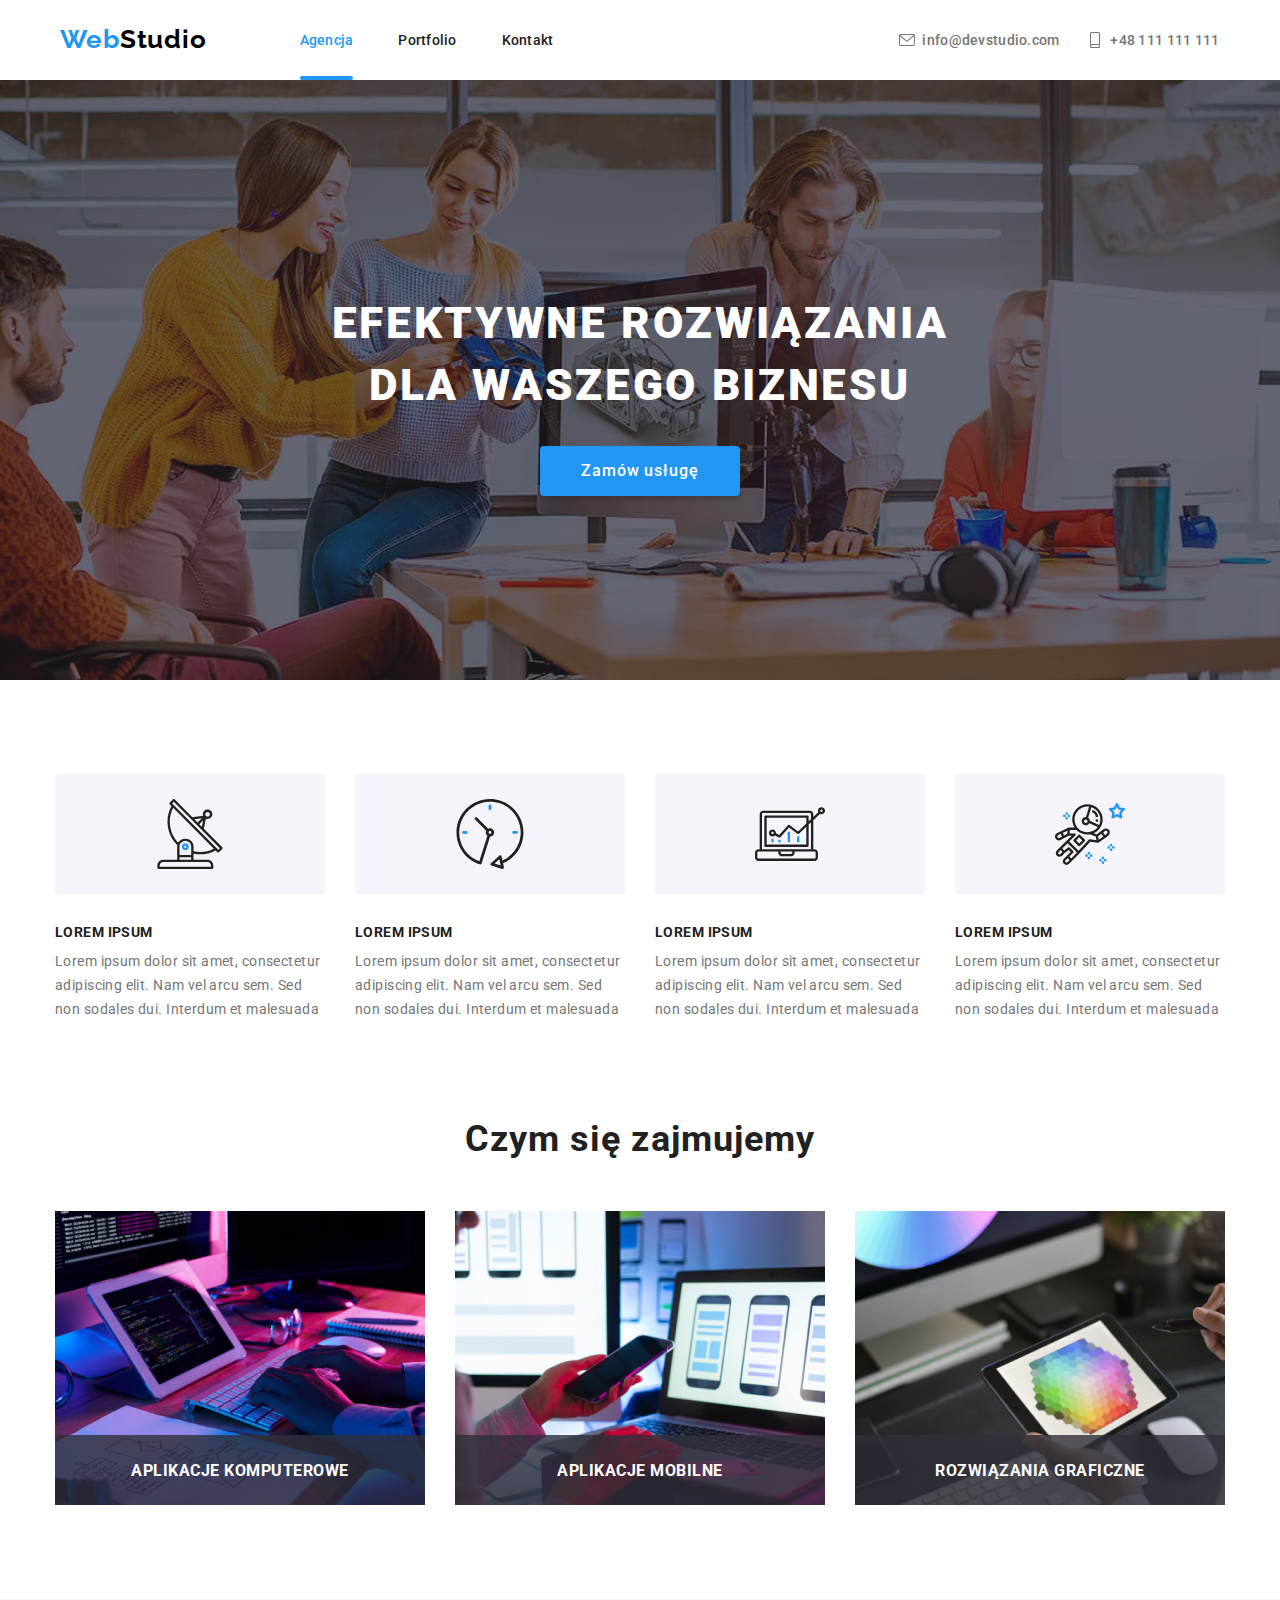
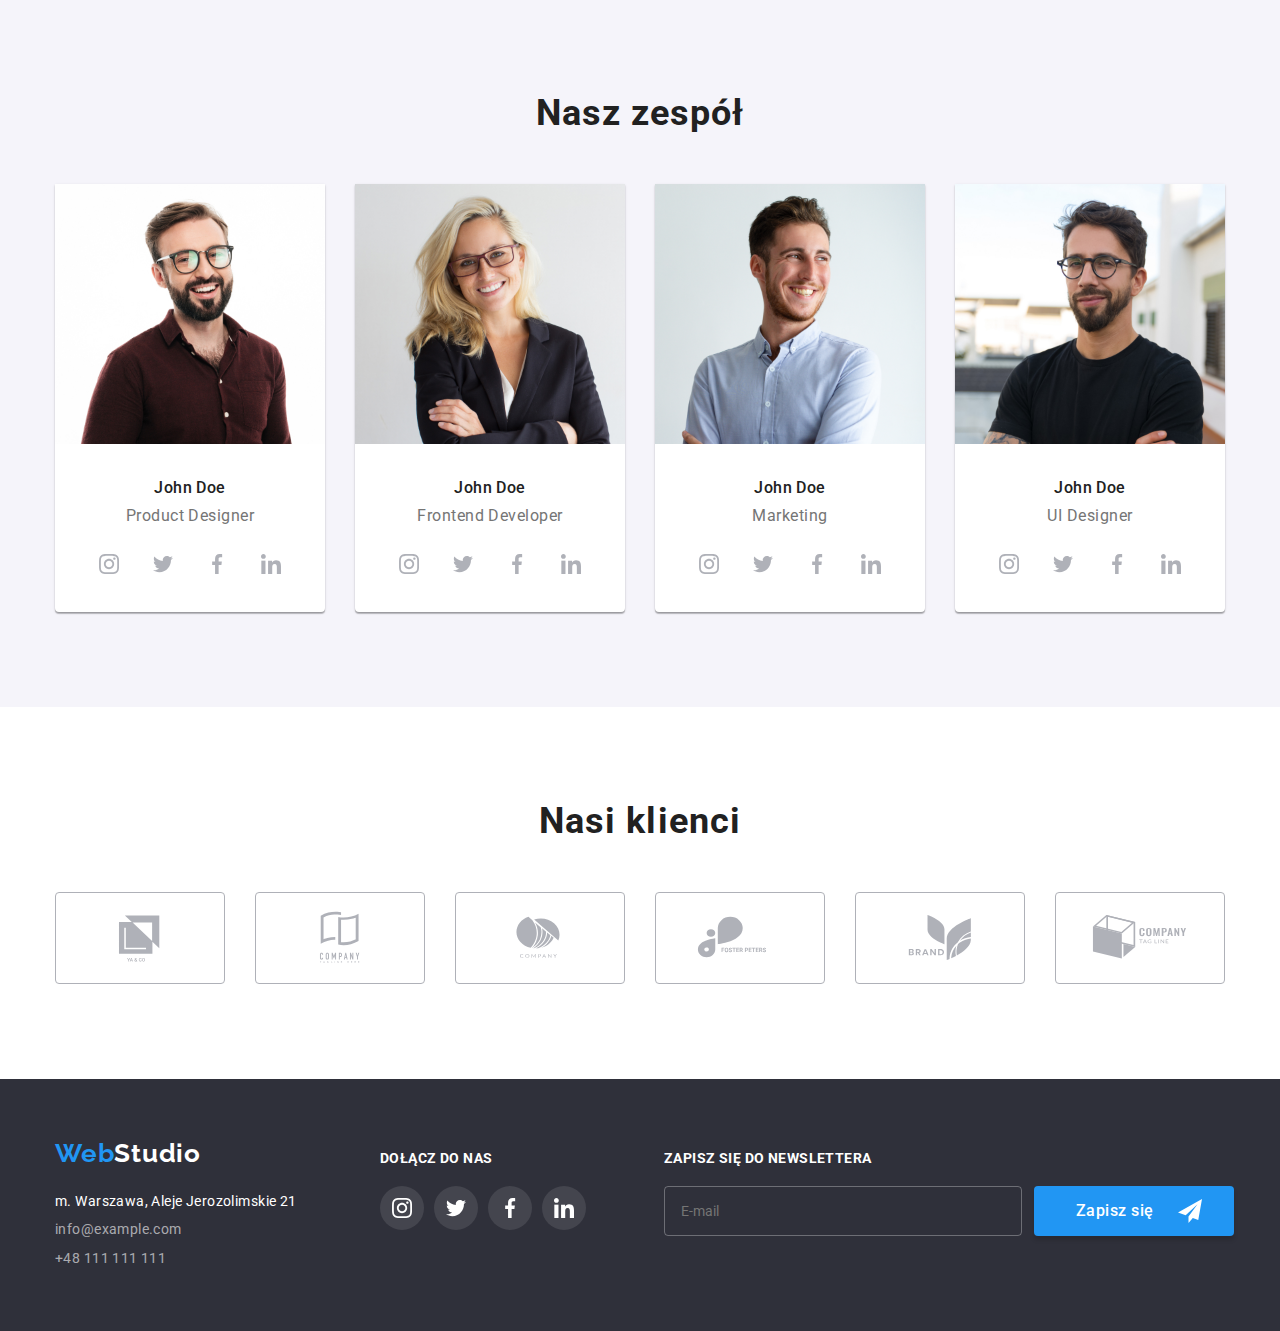
<file: index.html>
<!DOCTYPE html>
<html lang="pl">
<head>
    <meta charset="UTF-8">
    <meta http-equiv="X-UA-Compatible" content="IE=edge">
    <meta name="viewport" content="width=device-width, initial-scale=1.0">
    <title>Studio</title>
    <link rel="stylesheet" href="https://cdnjs.cloudflare.com/ajax/libs/modern-normalize/1.0.0/modern-normalize.min.css"/>
    <link rel="stylesheet" href="css/main.min.css"/>
    <link href="https://fonts.googleapis.com/css2?family=Raleway:wght@700&family=Roboto:wght@400;500;700;900&display=swap"
        rel="stylesheet">
        <style>
            html {
                font-family: 'Raleway', sans-serif;
                font-family: 'Roboto', sans-serif;
            }
        </style>
</head>
<body>
    <header class="header">
        <div class="container">
            <div class="menu">
                <a class="logo" href="index.html"><span class="logo__web">Web</span>Studio</a>
                <nav class="nav">
                    <a class="nav__agency--active" href="index.html">Agencja</a>
                    <a class="nav__portfolio" href="portfolio.html">Portfolio</a>
                    <a class="nav__contact" href="#kontakt">Kontakt</a>
                </nav>    
                <div class="email-menu">
                    <svg class="email-menu__icon" width="16" height="12">
                        <use href="./images/icons.svg#icon-envelope"></use>
                    </svg>
                    info@devstudio.com</div>
                <div class="tel-menu">
                    <svg class="tel-menu__icon" width="10" height="16">
                        <use href="./images/icons.svg#icon-smartphone"></use>
                    </svg>
                    +48 111 111 111</div>
            </div>
        </div>    
    </header>
    <main>
        <div class="effect">
            <div class="container">
                <div class="effective">
                    <h1 class="effective__text">efektywne rozwiązania dla waszego biznesu</h1>
                    <button class="effective__button" type="button" data-modal-open>Zamów usługę</button>
                </div>    
            </div>    
        </div>
        <div class="adv">
            <div class="container"> 
                <ul class="advantages-table">
                    <li class="advantages-table__list">
                        <div class="advantages-table__list--icon">
                            <svg width="70" height="70">
                                <use href="./images/icons.svg#icon-antenna"></use>
                            </svg>
                        </div>
                        <h4 class="advantages-table__list--head">Lorem ipsum</h4>
                        <p class="advantages-table__list--text">Lorem ipsum dolor sit amet, consectetur adipiscing elit. Nam vel arcu sem. Sed non sodales dui. Interdum et malesuada</p>
                    </li>
                    <li class="advantages-table__list">
                        <div class="advantages-table__list--icon">
                            <svg width="70" height="70">
                                <use href="./images/icons.svg#icon-clock"></use>
                            </svg>
                        </div>
                        <h4 class="advantages-table__list--head">Lorem ipsum</h4>
                        <p class="advantages-table__list--text">Lorem ipsum dolor sit amet, consectetur adipiscing elit. Nam vel arcu sem. Sed non sodales dui. Interdum et malesuada</p>
                    </li>
                    <li class="advantages-table__list">
                        <div class="advantages-table__list--icon">
                            <svg width="70" height="70">
                                <use href="./images/icons.svg#icon-diagram"></use>
                            </svg>
                        </div>
                        <h4 class="advantages-table__list--head">Lorem ipsum</h4>
                        <p class="advantages-table__list--text">Lorem ipsum dolor sit amet, consectetur adipiscing elit. Nam vel arcu sem. Sed non sodales dui. Interdum et malesuada</p>
                    </li>
                    <li class="advantages-table__list">
                        <div class="advantages-table__list--icon">
                            <svg width="70" height="70">
                                <use href="./images/icons.svg#icon-astronaut"></use>
                            </svg>
                        </div>
                        <h4 class="advantages-table__list--head">Lorem ipsum</h4>
                        <p class="advantages-table__list--text">Lorem ipsum dolor sit amet, consectetur adipiscing elit. Nam vel arcu sem. Sed non sodales dui. Interdum et malesuada</p>
                    </li>
                </ul>
            </div>
        </div>
        <div class="activ">
            <div class="container">
                <section class="activities">
                    <h2 class="activities__head">Czym się zajmujemy</h2>
                    <div class="activities-example">
                        <div class="activities-example__box">
                            <img 
                            src="images/1.jpg"
                            alt="Dłonie programisty w trakcie pisania kodu html w oparciu o lezące obok materiały"
                            width="370"
                            height="294"/>
                            <p class="activities-example__box-text">aplikacje komputerowe</p>
                        </div>
                        <div class="activities-example__box">
                            <img
                            src="images/2.jpg"
                            alt="Programista tworzy układ apliakcji mobilnej"
                            width="370"
                            height="294"/>
                            <p class="activities-example__box-text">aplikacje mobilne</p>
                        </div>
                        <div class="activities-example__box">
                            <img 
                            src="images/3.jpg"
                            alt="Programista lub grafik dobiera paletę kolorów, która ma być uzyta do projektu"
                            width="370"
                            height="294"/>
                            <p class="activities-example__box-text">rozwiązania graficzne</p>
                        </div>
                    </div>
                </section>
            </div>   
        </div>     
        <div class="team">
            <div class="container">
                <section class="our-team">
                    <h2 class="our-team__head">Nasz zespół</h2>
                    <ul class="our-team__table">
                        <li class="our-team__table-box">
                            <img
                                src="images/4.jpg"
                                alt="Jedna z osób z naszego zespołu"
                                width="270"
                                height="260"/>
                            <p class="our-team__table-box-name">John Doe</p>
                            <p class="our-team__table-box-position">Product Designer</p>
                            <div class="social-icon">
                                <div class="social-icon--background">
                                    <svg class="social-icon__instagram" width="20" height="20">
                                        <use href="./images/icons.svg#icon-instagram"></use>
                                    </svg>
                                </div>
                                <div class="social-icon--background">
                                    <svg class="social-icon__twitter" width="20" height="20">
                                        <use href="./images/icons.svg#icon-twitter"></use>
                                    </svg>
                                </div>
                                <div class="social-icon--background">
                                    <svg class="social-icon__facebook" width="20" height="20">
                                        <use href="./images/icons.svg#icon-facebook"></use>
                                    </svg>
                                </div>
                                <div class="social-icon--background">
                                    <svg class="social-icon__linkedin" width="20" height="20">
                                        <use href="./images/icons.svg#icon-linkedin"></use>
                                    </svg>
                                </div>
                            </div>
                        </li>
                        <li class="our-team__table-box">
                            <img
                                src="images/5.jpg"
                                alt="Jedna z osób z naszego zespołu"
                                width="270"
                                height="260"/>
                            <p class="our-team__table-box-name">John Doe</p>
                            <p class="our-team__table-box-position">Frontend Developer</p>
                            <div class="social-icon">
                                <div class="social-icon--background">
                                    <svg class="social-icon__instagram" width="20" height="20">
                                        <use href="./images/icons.svg#icon-instagram"></use>
                                    </svg>
                                </div>
                                <div class="social-icon--background">
                                    <svg class="social-icon__twitter" width="20" height="20">
                                        <use href="./images/icons.svg#icon-twitter"></use>
                                    </svg>
                                </div>
                                <div class="social-icon--background">
                                    <svg class="social-icon__facebook" width="20" height="20">
                                        <use href="./images/icons.svg#icon-facebook"></use>
                                    </svg>
                                </div>
                                <div class="social-icon--background">
                                    <svg class="social-icon__linkedin" width="20" height="20">
                                        <use href="./images/icons.svg#icon-linkedin"></use>
                                    </svg>
                                </div>
                            </div>
                        </li>
                        <li class="our-team__table-box">
                            <img
                                src="images/6.jpg"
                                alt="Jedna z osób z naszego zespołu"
                                width="270"
                                height="260"/>
                            <p class="our-team__table-box-name">John Doe</p>
                            <p class="our-team__table-box-position">Marketing</p>
                            <div class="social-icon">
                                <div class="social-icon--background">
                                    <svg class="social-icon__instagram" width="20" height="20">
                                        <use href="./images/icons.svg#icon-instagram"></use>
                                    </svg>
                                </div>
                                <div class="social-icon--background">
                                    <svg class="social-icon__twitter" width="20" height="20">
                                        <use href="./images/icons.svg#icon-twitter"></use>
                                    </svg>
                                </div>
                                <div class="social-icon--background">
                                    <svg class="social-icon__facebook" width="20" height="20">
                                        <use href="./images/icons.svg#icon-facebook"></use>
                                    </svg>
                                </div>
                                <div class="social-icon--background">
                                    <svg class="social-icon__linkedin" width="20" height="20">
                                        <use href="./images/icons.svg#icon-linkedin"></use>
                                    </svg>
                                </div>
                            </div>
                        </li>
                        <li class="our-team__table-box">
                            <img
                                src="images/7.jpg"
                                alt="Jedna z osób z naszego zespołu"
                                width="270"
                                height="260"/>
                            <p class="our-team__table-box-name">John Doe</p>
                            <p class="our-team__table-box-position">UI Designer</p>
                            <div class="social-icon">
                                <div class="social-icon--background">
                                    <svg class="social-icon__instagram" width="20" height="20">
                                        <use href="./images/icons.svg#icon-instagram"></use>
                                    </svg>
                                </div>
                                <div class="social-icon--background">
                                    <svg class="social-icon__twitter" width="20" height="20">
                                        <use href="./images/icons.svg#icon-twitter"></use>
                                    </svg>
                                </div>
                                <div class="social-icon--background">
                                    <svg class="social-icon__facebook" width="20" height="20">
                                        <use href="./images/icons.svg#icon-facebook"></use>
                                    </svg>
                                </div>
                                <div class="social-icon--background">
                                    <svg class="social-icon__linkedin" width="20" height="20">
                                        <use href="./images/icons.svg#icon-linkedin"></use>
                                    </svg>
                                </div>
                            </div>
                        </li>
                    </ul>
                </section>
            </div>
        </div>
        <div class="customer">
            <div class="container">
                <div class="our-customer">
                    <h2 class="our-customer__head">Nasi klienci</h2>
                    <ul class="our-customer__list">
                        <li class="our-customer__list-box">
                            <svg class="our-customer__list-box-icon" width="106" height="60">
                                <use href="./images/icons.svg#icon-Logo1"></use>
                            </svg>
                        </li>
                        <li class="our-customer__list-box">
                            <svg class="our-customer__list-box-icon" width="106" height="60">
                                <use href="./images/icons.svg#icon-Logo2"></use>
                            </svg>
                        </li>
                        <li class="our-customer__list-box">
                            <svg class="our-customer__list-box-icon" width="106" height="60">
                                <use href="./images/icons.svg#icon-Logo3"></use>
                            </svg>
                        </li>
                        <li class="our-customer__list-box">
                            <svg class="our-customer__list-box-icon" width="106" height="60">
                                <use href="./images/icons.svg#icon-Logo4"></use>
                            </svg>
                        </li>
                        <li class="our-customer__list-box">
                            <svg class="our-customer__list-box-icon" width="106" height="60">
                                <use href="./images/icons.svg#icon-Logo5"></use>
                            </svg>
                        </li>
                        <li class="our-customer__list-box">
                            <svg class="our-customer__list-box-icon" width="106" height="60">
                                <use href="./images/icons.svg#icon-Logo6"></use>
                            </svg>
                        </li>
                    </ul>
                </div>
            </div>
        </div>
    </main>
    <footer class="foot">
        <div class="container">
            <div class="footer">
                <div>
                    <div><a class="logo" href="index.html"><span class="logo__web">Web</span><span class="logo__studio--footer">Studio</span></a></div>
                    <div>
                        <address class="adress" id="kontakt">
                            <span class="adress__adres--footer">m. Warszawa, Aleje Jerozolimskie 21</span>
                            <span class="adress__mail--footer">info@example.com</span>
                            <span class="adress__tel--footer">+48 111 111 111</span>
                        </address>
                    </div>
                </div>
                <div class="join-us-footer">
                    dołącz do nas
                    <div class="social-icons-footer">
                        <div class="social-icons-footer--background">
                            <svg class="social-icons-footer__instagram" width="20" height="20">
                                <use href="./images/icons.svg#icon-instagram"></use>
                            </svg>
                        </div>
                        <div class="social-icons-footer--background">
                            <svg class="social-icons-footer__twitter" width="20" height="20">
                                <use href="./images/icons.svg#icon-twitter"></use>
                            </svg>
                        </div>
                        <div class="social-icons-footer--background">
                            <svg class="social-icons-footer__facebook" width="20" height="20">
                                <use href="./images/icons.svg#icon-facebook"></use>
                            </svg>
                        </div>
                        <div class="social-icons-footer--background">
                            <svg class="social-icons-footer__linkedin" width="20" height="20">
                                <use href="./images/icons.svg#icon-linkedin"></use>
                            </svg>
                        </div>
                    </div>
                </div>
                <div class="sign-up">
                    zapisz się do newslettera
                    <form class="newsletter">
                        <label>
                            <input class="newsletter__email" type="email" name="email-newsletter" placeholder="E-mail" />
                        </label>
                        <button class="newsletter__button" type="submit">Zapisz się
                            <svg class="newsletter__button--icon-send" width="24" height="24">
                            <use href="./images/icons.svg#icon-send"></use>
                            </svg></button>
                    </form>
                </div>
            </div>    
        </div>    
    </footer>
    <div class="backdrop is-hidden" data-modal>
        <div class="modal">
            <button type="button" class="modal__button-close" data-modal-close>
                <svg class="modal__button-close-icon" width="18" height="18">
                    <use href="./images/icons.svg#icon-close-black"></use>
                </svg>
            </button>
            <div class="modal__title">Zostaw swoje dane w formularzu poniżej</div>
            <form class="form">
                <label class="form-label">Imię
                    <div class="form-label__input">
                        <svg class="form-label__input-icon-person" width="18" height="18">
                            <use href="./images/icons.svg#icon-person-black"></use>
                        </svg>
                        <input class="form-label__input-text-area" type="name" name="name" />
                    </div>
                </label>
                <label class="form-label">Telefon
                    <div class="form-label__input">
                        <svg class="form-label__input-icon-phone" width="18" height="18">
                            <use href="./images/icons.svg#icon-phone-black"></use>
                        </svg>
                        <input class="form-label__input-text-area" type="name" name="name" />
                    </div>
                </label>
                <label class="form-label">Email
                    <div class="form-label__input">
                        <svg class="form-label__input-icon-email" width="18" height="18">
                            <use href="./images/icons.svg#icon-email-black"></use>
                        </svg>
                        <input class="form-label__input-text-area" type="name" name="name" />
                    </div>
                </label>
                <label class="form-label">Komentarz
                    <div class="form-label__input2">
                        <textarea class="form-label__input-text-area2" type="text" name="komentarz" placeholder="Wprowadź tekst"></textarea>
                    </div>
                </label>
                <div class="statement">
                    <input class="statement__checkbox visually-hidden" type="checkbox" name="oświadczenie" id="oświadczenie" />
                    <label class="statement__text" for="oświadczenie">
                        Oświadczam iż akceptuję <span class="statement__text--underline">Regulamin</span>
                        i <span class="statement__text--underline">Politykę Prywatności</span>.
                    </label>
                </div>
                <button class="form__button" type="submit">Wyślij</button>
            </form>        
        </div>
    </div>
    <script src="js/modal.js"></script>
</body>
</html>
</file>
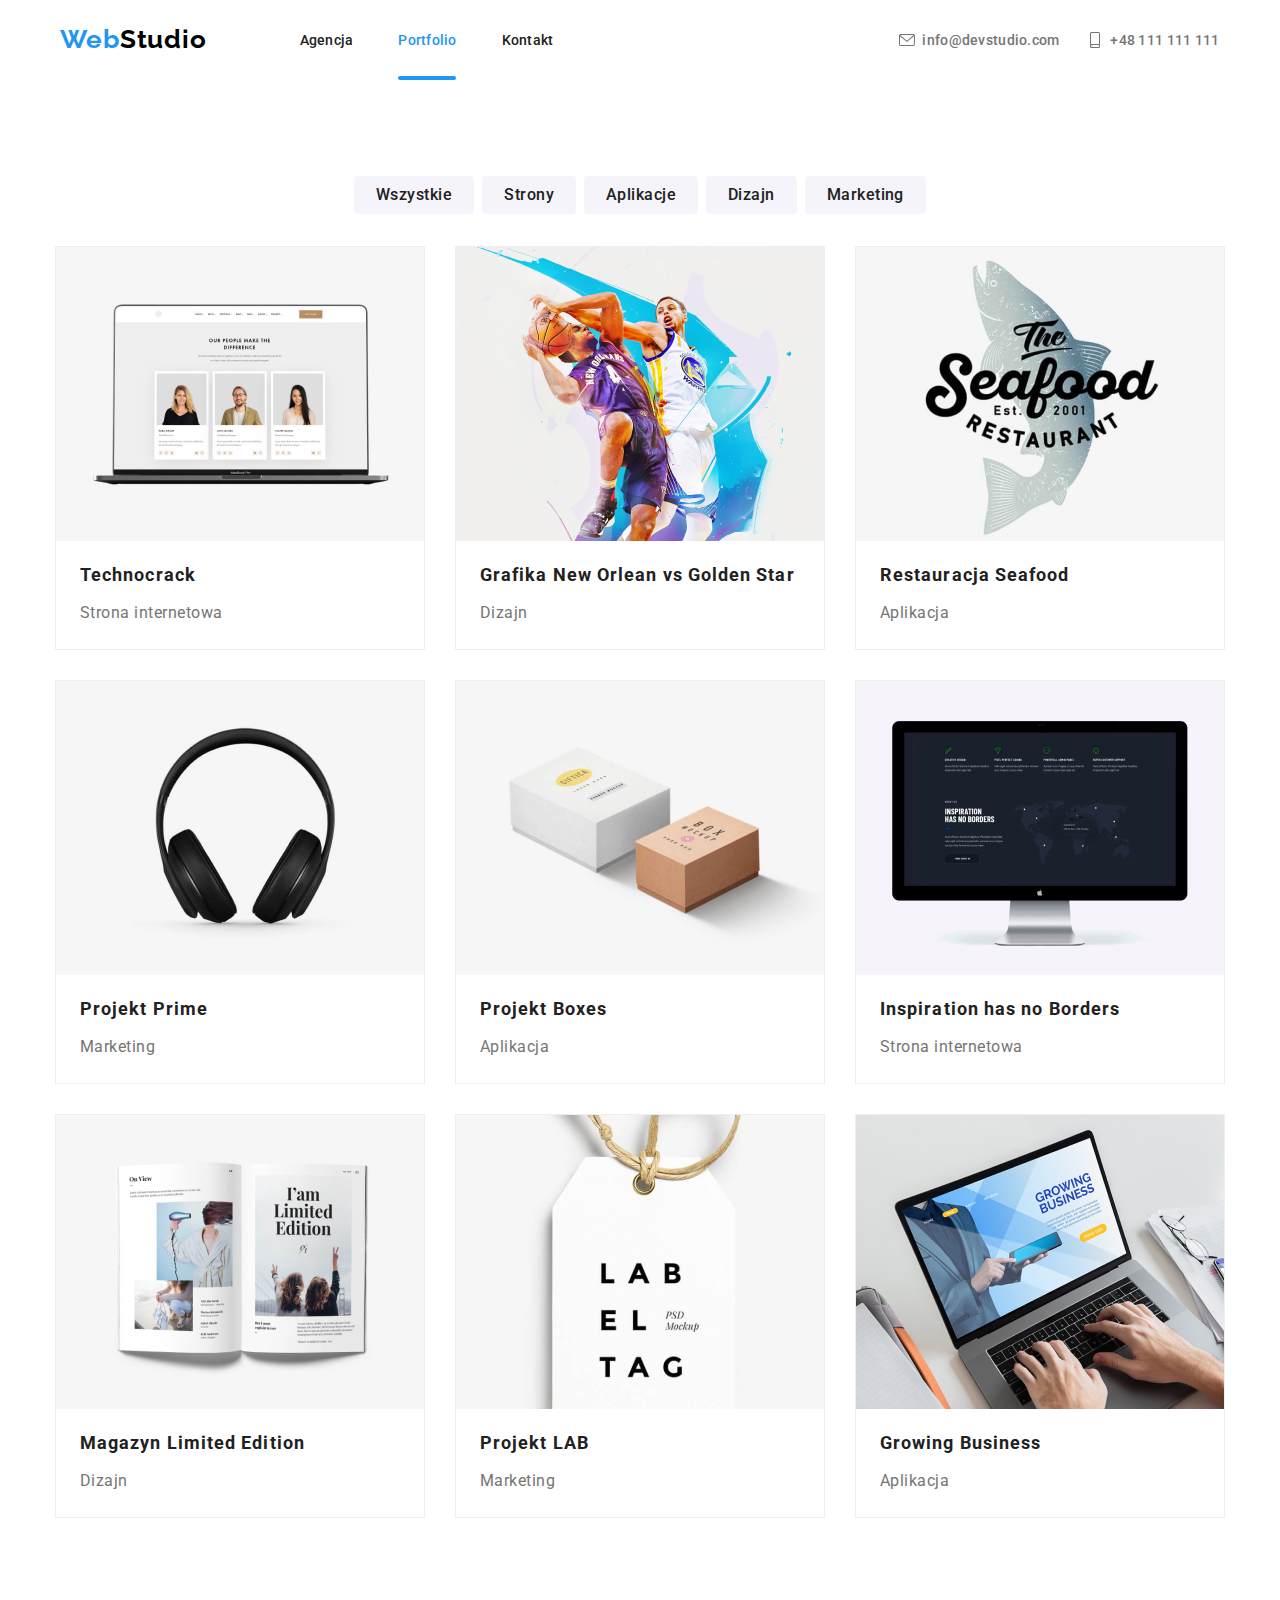
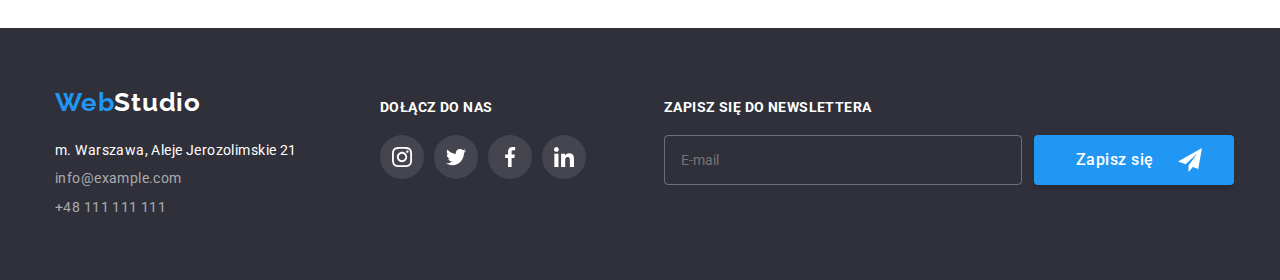
<file: portfolio.html>
<!DOCTYPE html>
<html lang="pl">
<head>
    <meta charset="UTF-8">
    <meta http-equiv="X-UA-Compatible" content="IE=edge">
    <meta name="viewport" content="width=device-width, initial-scale=1.0">
    <title>Portfolio</title>
    <link rel="stylesheet" href="https://cdnjs.cloudflare.com/ajax/libs/modern-normalize/1.0.0/modern-normalize.min.css" />
    <link rel="stylesheet" href="css/main.min.css"/>
    <link href="https://fonts.googleapis.com/css2?family=Raleway:wght@700&family=Roboto:wght@400;500;700;900&display=swap"
        rel="stylesheet">
        <style>
            html {
                font-family: 'Raleway', sans-serif;
                font-family: 'Roboto', sans-serif;
            }
        </style>
</head>
<body>
    <header class="header">
        <div class="container">
            <div class="menu">
                <a class="logo" href="index.html"><span class="logo__web">Web</span>Studio</a>
                <nav class="nav">
                    <a class="nav__agency" href="index.html">Agencja</a>
                    <a class="nav__portfolio--active" href="portfolio.html">Portfolio</a>
                    <a class="nav__contact" href="#kontakt">Kontakt</a>
                </nav>
                <div class="email-menu">
                    <svg class="email-menu__icon" width="16" height="12">
                        <use href="./images/icons.svg#icon-envelope"></use>
                    </svg>
                    info@devstudio.com
                </div>
                <div class="tel-menu">
                    <svg class="tel-menu__icon" width="10" height="16">
                        <use href="./images/icons.svg#icon-smartphone"></use>
                    </svg>
                    +48 111 111 111
                </div>
            </div>
        </div>
    </header>
    <main>
        <div class="portfolio-page">
            <div class="container">
                <div class="portfolio-list">
                    <ul class="portfolio-buttons">
                        <li><button class="portfolio-buttons__button" type="button">Wszystkie</button></li>
                        <li><button class="portfolio-buttons__button" type="button">Strony</button></li>
                        <li><button class="portfolio-buttons__button" type="button">Aplikacje</button></li>
                        <li><button class="portfolio-buttons__button" type="button">Dizajn</button></li>
                        <li><button class="portfolio-buttons__button" type="button">Marketing</button></li>
                    </ul>    
                    <ul class="portfolio-projects">
                        <li class="portfolio-projects-container">
                            <div class="portfolio-projects-container__box">
                                <img 
                                    src="images/Portfolio/1.jpg"
                                    alt="Strona internetowa Technocrack na ekranie laptopa"
                                    width="370"
                                    height="294"/>
                                <div class="portfolio-projects-container__box--overlay">
                                    Technocrack jest popularną platformą wykorzystywaną do rozpowszechniania koronawirusa. Firmy wykorzystują tę
                                    platformę
                                    do celów szpiegowskich i ataków na niezabezpieczone serwery konkurencji
                                </div>
                            </div>
                            <p class="portfolio-projects-container__title">Technocrack</p>
                            <p class="portfolio-projects-container__text">Strona internetowa</p>
                        </li>
                        <li class="portfolio-projects-container">
                            <div class="portfolio-projects-container__box">
                                <img
                                    src="images/Portfolio/2.jpg"
                                    alt="Grafika przedstawiająca dwóch koszykarzy druzyn New Orlean i Golden Star"
                                    width="370"
                                    height="294"/>
                                <div class="portfolio-projects-container__box--overlay">
                                    Technocrack jest popularną platformą wykorzystywaną do rozpowszechniania koronawirusa. Firmy wykorzystują tę
                                    platformę
                                    do celów szpiegowskich i ataków na niezabezpieczone serwery konkurencji
                                </div>
                            </div>
                            <p class="portfolio-projects-container__title">Grafika New Orlean vs Golden Star</p>
                            <p class="portfolio-projects-container__text">Dizajn</p>
                        </li>
                        <li class="portfolio-projects-container">
                            <div class="portfolio-projects-container__box">
                                <img
                                    src="images/Portfolio/3.jpg"
                                    alt="Logo restauracji Seafood"
                                    width="370"
                                    height="294"/>
                                <div class="portfolio-projects-container__box--overlay">
                                    Technocrack jest popularną platformą wykorzystywaną do rozpowszechniania koronawirusa. Firmy wykorzystują tę
                                    platformę
                                    do celów szpiegowskich i ataków na niezabezpieczone serwery konkurencji
                                </div>
                            </div>
                            <p class="portfolio-projects-container__title">Restauracja Seafood</p>
                            <p class="portfolio-projects-container__text">Aplikacja</p>
                        </li>
                        <li class="portfolio-projects-container">
                            <div class="portfolio-projects-container__box">
                                <img
                                    src="images/Portfolio/4.jpg"
                                    ale="słuchawki nauszne"
                                    width="370"
                                    height="294"/>
                                <div class="portfolio-projects-container__box--overlay">
                                    Technocrack jest popularną platformą wykorzystywaną do rozpowszechniania koronawirusa. Firmy wykorzystują tę
                                    platformę
                                    do celów szpiegowskich i ataków na niezabezpieczone serwery konkurencji
                                </div>
                            </div>
                            <p class="portfolio-projects-container__title">Projekt Prime</p>
                            <p class="portfolio-projects-container__text">Marketing</p>
                        </li>
                        <li class="portfolio-projects-container">
                            <div class="portfolio-projects-container__box">
                                <img
                                    src="images/Portfolio/5.jpg"
                                    alt="dwa opakowania"
                                    width="370"
                                    height="294"/>
                                <div class="portfolio-projects-container__box--overlay">
                                    Technocrack jest popularną platformą wykorzystywaną do rozpowszechniania koronawirusa. Firmy wykorzystują tę
                                    platformę
                                    do celów szpiegowskich i ataków na niezabezpieczone serwery konkurencji
                                </div>
                            </div>
                            <p class="portfolio-projects-container__title">Projekt Boxes</p>
                            <p class="portfolio-projects-container__text">Aplikacja</p>
                        </li>
                        <li class="portfolio-projects-container">
                            <div class="portfolio-projects-container__box">
                                <img
                                    src="images/Portfolio/6.jpg"
                                    ale="Strona internetowa Inspiration has no Borders na ekranie komputera"
                                    width="370"
                                    height="294"/>
                                <div class="portfolio-projects-container__box--overlay">
                                    Technocrack jest popularną platformą wykorzystywaną do rozpowszechniania koronawirusa. Firmy wykorzystują tę
                                    platformę
                                    do celów szpiegowskich i ataków na niezabezpieczone serwery konkurencji
                                </div>
                            </div>
                            <p class="portfolio-projects-container__title">Inspiration has no Borders</p>
                            <p class="portfolio-projects-container__text">Strona internetowa</p>
                        </li>
                        <li class="portfolio-projects-container">
                            <div class="portfolio-projects-container__box">
                                <img
                                    src="images/Portfolio/7.jpg"
                                    alt="przykład projektu graficznego na otwartej stronie magazynu Limited Edition"
                                    width="370"
                                    height="294"/>
                                <div class="portfolio-projects-container__box--overlay">
                                    Technocrack jest popularną platformą wykorzystywaną do rozpowszechniania koronawirusa. Firmy wykorzystują tę
                                    platformę
                                    do celów szpiegowskich i ataków na niezabezpieczone serwery konkurencji
                                </div>
                            </div>
                            <p class="portfolio-projects-container__title">Magazyn Limited Edition</p>
                            <p class="portfolio-projects-container__text">Dizajn</p>
                        </li>
                        <li class="portfolio-projects-container">
                            <div class="portfolio-projects-container__box">
                                <img
                                    src="images/Portfolio/8.jpg"
                                    alt="zawieszka z napisem labeltag"
                                    width="370"
                                    height="294"/>
                                <div class="portfolio-projects-container__box--overlay">
                                    Technocrack jest popularną platformą wykorzystywaną do rozpowszechniania koronawirusa. Firmy wykorzystują tę
                                    platformę
                                    do celów szpiegowskich i ataków na niezabezpieczone serwery konkurencji
                                </div>
                            </div>
                            <p class="portfolio-projects-container__title">Projekt LAB</p>
                            <p class="portfolio-projects-container__text">Marketing</p>
                        </li>
                        <li class="portfolio-projects-container">
                            <div class="portfolio-projects-container__box">
                                <img
                                    src="images/Portfolio/9.jpg"
                                    alt="strona internetowa Growing Business na ekranie laptopa"
                                    width="370"
                                    height="294"/>
                                <div class="portfolio-projects-container__box--overlay">
                                    Technocrack jest popularną platformą wykorzystywaną do rozpowszechniania koronawirusa. Firmy wykorzystują tę
                                    platformę
                                    do celów szpiegowskich i ataków na niezabezpieczone serwery konkurencji
                                </div>
                            </div>
                            <p class="portfolio-projects-container__title">Growing Business</p>
                            <p class="portfolio-projects-container__text">Aplikacja</p>
                        </li>
                    </ul> 
                </div>
            </div>
        </div>     
    </main>
    <footer class="foot">
        <div class="container">
            <div class="footer">
                <div>
                    <div><a class="logo" href="index.html"><span class="logo__web">Web</span><span
                                class="logo__studio--footer">Studio</span></a></div>
                    <div>
                        <address class="adress" id="kontakt">
                            <span class="adress__adres--footer">m. Warszawa, Aleje Jerozolimskie 21</span>
                            <span class="adress__mail--footer">info@example.com</span>
                            <span class="adress__tel--footer">+48 111 111 111</span>
                        </address>
                    </div>
                </div>
                <div class="join-us-footer">
                    dołącz do nas
                    <div class="social-icons-footer">
                        <div class="social-icons-footer--background">
                            <svg class="social-icons-footer__instagram" width="20" height="20">
                                <use href="./images/icons.svg#icon-instagram"></use>
                            </svg>
                        </div>
                        <div class="social-icons-footer--background">
                            <svg class="social-icons-footer__twitter" width="20" height="20">
                                <use href="./images/icons.svg#icon-twitter"></use>
                            </svg>
                        </div>
                        <div class="social-icons-footer--background">
                            <svg class="social-icons-footer__facebook" width="20" height="20">
                                <use href="./images/icons.svg#icon-facebook"></use>
                            </svg>
                        </div>
                        <div class="social-icons-footer--background">
                            <svg class="social-icons-footer__linkedin" width="20" height="20">
                                <use href="./images/icons.svg#icon-linkedin"></use>
                            </svg>
                        </div>
                    </div>
                </div>
                <div class="sign-up">
                    zapisz się do newslettera
                    <form class="newsletter">
                        <label>
                            <input class="newsletter__email" type="email" name="email-newsletter" placeholder="E-mail" />
                        </label>
                        <button class="newsletter__button" type="submit">Zapisz się
                            <svg class="newsletter__button--icon-send" width="24" height="24">
                                <use href="./images/icons.svg#icon-send"></use>
                            </svg></button>
                    </form>
                </div>
            </div>
        </div>
    </footer>
</body>
</html>
</file>
<file: css/main.min.css>
.visually-hidden{position:absolute !important;clip:rect(1px 1px 1px 1px);clip:rect(1px, 1px, 1px, 1px);padding:0 !important;border:0 !important;height:1px !important;width:1px !important;overflow:hidden}:root{--main-font: 'Roboto', sans-serif;--secondary-font: 'Raleway', sans-serif;--main-color: #2196F3;--secondary-color: #212121;--third-color: #757575}body{font-family:var(--main-font)}.container{width:1200px;height:100%;margin:0 auto;display:flex;flex-wrap:nowrap;justify-content:center}.backdrop{position:fixed;top:0;right:0;bottom:0;left:0;background:rgba(0,0,0,0.2);display:flex;align-content:center;transition:opacity 1s cubic-bezier(0.19, 1, 0.22, 1)}.header{height:80px}.menu{height:80px;display:flex;justify-content:center;align-items:center;flex-wrap:nowrap}.logo{font-family:var(--secondary-font);font-weight:bold;font-size:26px;letter-spacing:0.03em;text-decoration:none;color:#000}.logo__web{color:var(--main-color)}.logo__studio--footer{color:#FFF}.nav{min-width:254px;margin-left:93px;display:flex;justify-content:space-between;align-items:center}.nav__agency,.nav__agency--active{font-weight:500;font-size:14px;letter-spacing:0.02em;color:var(--secondary-color);text-decoration:none;transition:color 250ms cubic-bezier(0.4, 0, 0.2, 1)}.nav__agency:hover,.nav__agency:focus{color:var(--main-color)}.nav__agency--active{color:var(--main-color)}.nav__agency--active::after{width:53px}.nav__portfolio,.nav__portfolio--active{font-weight:500;font-size:14px;letter-spacing:0.02em;color:var(--secondary-color);text-decoration:none;transition:color 250ms cubic-bezier(0.4, 0, 0.2, 1)}.nav__portfolio--active{color:var(--main-color)}.nav__portfolio--active::after{width:58px}.nav__portfolio:hover,.nav__portfolio:focus{color:var(--main-color)}.nav__agency--active,.nav__portfolio--active{position:relative}.nav__agency--active::after,.nav__portfolio--active::after{content:"";position:absolute;height:4px;background:var(--main-color);border-radius:2px;margin-top:44px;left:0}.nav__contact{font-weight:500;font-size:14px;letter-spacing:0.02em;color:var(--secondary-color);text-decoration:none;transition:color 250ms cubic-bezier(0.4, 0, 0.2, 1)}.nav__contact:hover,.nav__contact:focus{color:var(--main-color);cursor:pointer}.email-menu,.tel-menu{font-weight:500;font-size:14px;letter-spacing:0.02em;color:var(--third-color);display:flex;align-items:center;justify-content:space-between;transition:color 250ms cubic-bezier(0.4, 0, 0.2, 1)}.email-menu:hover,.email-menu:focus,.tel-menu:hover,.tel-menu:focus{color:var(--main-color);cursor:pointer}.email-menu__icon,.tel-menu__icon{fill:currentColor}.email-menu{width:161px;margin-left:345px}.tel-menu{width:130px;margin-left:30px}.effect{height:600px;background-color:#2F303A;background-image:linear-gradient(rgba(47,48,58,0.4), rgba(47,48,58,0.4)),url(images/background.jpg);background-position:center;background-size:cover}.effective{display:flex;flex-direction:column;align-items:center;justify-content:center}.effective__text{width:696px;margin-bottom:0px;justify-content:center;font-weight:900;font-size:44px;line-height:1.4;text-align:center;letter-spacing:0.06em;text-transform:uppercase;color:#FFF}.effective__button{width:200px;height:50px;margin-top:30px;background:var(--main-color);font-size:16px;letter-spacing:0.06em;padding:0px;color:#FFF;box-shadow:0px 4px 4px rgba(0,0,0,0.15);border-radius:4px}.adv{height:345px;padding-top:94px}.advantages-table{width:1170px;height:251px;list-style:none;padding:0px;margin:0px;display:flex;justify-content:space-between}.advantages-table__list{width:270px}.advantages-table__list--icon{width:270px;height:120px;background:#F5F4FA;border-radius:4px;display:flex;align-items:center;justify-content:center}.advantages-table__list--head{font-weight:bold;font-size:14px;letter-spacing:0.03em;text-transform:uppercase;color:var(--secondary-color);margin:0px;margin-top:30px}.advantages-table__list--text{width:270px;height:75px;margin-top:10px;margin-bottom:0px;font-size:14px;line-height:1.7;letter-spacing:0.03em;color:var(--third-color)}.activ{height:574px;padding-top:94px;padding-bottom:94px}.activities{width:1170px;height:386px;display:flex;flex-direction:column;justify-content:space-between}.activities__head{font-weight:bold;font-size:36px;text-align:center;letter-spacing:0.03em;color:var(--secondary-color);margin:0px}.activities-example{display:flex;justify-content:space-between}.activities-example__box{position:relative;height:294px}.activities-example__box-text{font-weight:bold;line-height:1.1;text-align:center;letter-spacing:0.03em;text-transform:uppercase;color:#FFF;height:70px;background:rgba(47,48,58,0.8);position:absolute;bottom:0;margin:0;left:0;right:0;padding:27px}.team{height:708px;background:#F5F4FA}.our-team{padding-top:94px;padding-bottom:94px;justify-content:center}.our-team__head{font-weight:bold;font-size:36px;text-align:center;letter-spacing:0.03em;color:var(--secondary-color);margin:0px}.our-team__table{list-style:none;margin-top:50px;margin-bottom:0;margin-right:0px;padding:0;width:1170px;height:368px;display:flex;justify-content:space-between}.our-team__table-box{background:#FFF;box-shadow:0px 1px 3px rgba(0,0,0,0.12),0px 1px 1px rgba(0,0,0,0.14),0px 2px 1px rgba(0,0,0,0.2);border-radius:0px 0px 4px 4px;width:270px;height:428px}.our-team__table-box-name{font-weight:500;font-size:16px;text-align:center;letter-spacing:0.03em;color:var(--secondary-color);margin:0px;margin-top:30px}.our-team__table-box-position{font-size:16px;text-align:center;letter-spacing:0.03em;color:var(--third-color);margin:0px;margin-top:10px}.social-icon{width:206px;height:44px;margin:16px auto;display:flex;align-items:center;justify-content:space-between}.social-icon--background{width:44px;height:44px;border-radius:50%;display:flex;justify-content:center;align-items:center;transition:background-color 250ms cubic-bezier(0.4, 0, 0.2, 1)}.social-icon--background:hover,.social-icon--background:focus{background-color:var(--main-color);cursor:pointer}.social-icon--background:hover>.social-icon__instagram,.social-icon--background:hover>.social-icon__twitter,.social-icon--background:hover>.social-icon__facebook,.social-icon--background:hover>.social-icon__linkedin,.social-icon--background:focus>.social-icon__instagram,.social-icon--background:focus>.social-icon__twitter,.social-icon--background:focus>.social-icon__facebook,.social-icon--background:focus>.social-icon__linkedin{fill:#fff}.social-icon__instagram,.social-icon__twitter,.social-icon__facebook,.social-icon__linkedin{fill:#afb1b8;transition:fill 250ms cubic-bezier(0.4, 0, 0.2, 1)}.customer{height:372px;padding:94px 0}.our-customer{width:1170px;height:184px}.our-customer__head{font-weight:bold;font-size:36px;text-align:center;letter-spacing:0.03em;color:var(--secondary-color);margin:0px}.our-customer__list{list-style:none;margin-top:50px;margin-bottom:0;padding:0;display:flex;justify-content:space-between}.our-customer__list-box{width:170px;height:92px;border:1px solid #AFB1B8;border-radius:4px;display:flex;justify-content:center;align-items:center;transition:border 250ms cubic-bezier(0.4, 0, 0.2, 1)}.our-customer__list-box:hover,.our-customer__list-box:focus{border-color:var(--main-color);cursor:pointer}.our-customer__list-box:hover>.our-customer__list-box-icon,.our-customer__list-box:focus>.our-customer__list-box-icon{fill:var(--main-color)}.our-customer__list-box-icon{fill:#afb1b8;transition:fill 250ms cubic-bezier(0.4, 0, 0.2, 1)}.foot{height:252px;background:#2F303A}.footer{width:1200px;height:252px;padding-left:15px;padding-top:60px;padding-bottom:60px;display:flex}.adress{width:255px;height:81px;margin-top:20px;display:flex;flex-wrap:nowrap;flex-direction:column;justify-content:space-between;font-style:normal;font-size:14px;line-height:24px;letter-spacing:0.03em;flex-wrap:nowrap}.adress__adres--footer{color:#FFF}.adress__mail--footer,.adress__tel--footer{color:rgba(255,255,255,0.6);transition:color 250ms cubic-bezier(0.4, 0, 0.2, 1)}.adress__mail--footer:hover,.adress__mail--footer:focus,.adress__tel--footer:hover,.adress__tel--footer:focus{color:var(--main-color);cursor:pointer}.join-us-footer{color:#fff;text-transform:uppercase;font-weight:bold;font-size:14px;line-height:1.1;letter-spacing:0.03em;margin-top:12px;margin-left:70px}.social-icons-footer{width:206px;height:44px;margin-top:20px;display:flex;justify-content:space-between}.social-icons-footer--background{width:44px;height:44px;border-radius:50%;display:flex;justify-content:center;align-items:center;background-color:rgba(255,255,255,0.1);transition:background-color 250ms cubic-bezier(0.4, 0, 0.2, 1)}.social-icons-footer--background:hover,.social-icons-footer--background:focus{background-color:var(--main-color);cursor:pointer}.social-icons-footer__instagram,.social-icons-footer__twitter,.social-icons-footer__facebook,.social-icons-footer__linkedin{fill:#fff}.sign-up{width:570px;height:86px;margin-top:12px;margin-left:78px;font-weight:bold;font-size:14px;line-height:1.1;letter-spacing:0.03em;text-transform:uppercase;color:#FFF}.newsletter{display:flex;margin-top:20px}.newsletter__email{width:358px;height:50px;border:1px solid rgba(255,255,255,0.3);background-color:transparent;color:#fff;outline:none;border-radius:4px;padding-left:16px;transition:border 250ms cubic-bezier(0.4, 0, 0.2, 1)}.newsletter__email:focus{border-color:var(--main-color)}.newsletter__button{width:200px;height:50px;background:var(--main-color);color:#fff;box-shadow:0px 4px 4px rgba(0,0,0,0.15);border-radius:4px;margin-left:12px;display:flex;align-items:center;padding:10px;padding-left:42px}.newsletter__button--icon-send{fill:#fff;margin-left:24px}.portfolio-page{height:1548px;padding-top:94px;padding-bottom:94px}.portfolio-list{width:1170px;height:1360px;display:flex;flex-direction:column;justify-content:flex-end;align-items:center}.portfolio-buttons{width:572px;height:54px;list-style:none;padding:0;margin:0;display:flex;justify-content:space-between}button,.portfolio-buttons__button{height:38px;background:#F5F4FA;border-radius:4px;border:none;box-shadow:none;font-weight:500;font-style:normal;font-size:16px;text-align:center;letter-spacing:0.03em;color:var(--secondary-color);padding:6px 22px;transition:color 250ms cubic-bezier(0.4, 0, 0.2, 1);transition:background 250ms cubic-bezier(0.4, 0, 0.2, 1)}button,.portfolio-buttons__button:hover,.portfolio-buttons__button:focus{background:var(--main-color);color:#fff;cursor:pointer;box-shadow:0px 3px 1px rgba(0,0,0,0.1),0px 1px 2px rgba(0,0,0,0.08),0px 2px 2px rgba(0,0,0,0.12)}.portfolio-projects{width:1170px;height:1272px;list-style:none;padding:0px;display:flex;flex-wrap:wrap;justify-content:space-between;align-content:space-between}.portfolio-projects-container{width:370px;height:404px;border:1px solid #EEE;transition:box-shadow 250ms cubic-bezier(0.4, 0, 0.2, 1)}.portfolio-projects-container:hover,.portfolio-projects-container:focus{box-shadow:0px 1px 1px rgba(0,0,0,0.12),0px 4px 4px rgba(0,0,0,0.06),1px 4px 6px rgba(0,0,0,0.16);cursor:pointer}.portfolio-projects-container:hover .portfolio-projects-container__box--overlay,.portfolio-projects-container:focus .portfolio-projects-container__box--overlay{transform:translateY(0)}.portfolio-projects-container__title{font-weight:bold;font-size:18px;letter-spacing:0.06em;color:var(--secondary-color);margin-top:20px;margin-left:24px}.portfolio-projects-container__text{font-size:16px;letter-spacing:0.03em;color:var(--third-color);margin-top:4px;margin-left:24px}.portfolio-projects-container__box{position:relative;overflow:hidden}.portfolio-projects-container__box--overlay{position:absolute;width:100%;height:100%;top:0;left:0;background:rgba(33,150,243,0.9);color:#fff;font-size:18px;line-height:1.5;letter-spacing:0.03em;display:flex;align-items:center;padding:49px 24px;transform:translateY(100%);transition:transform 250ms cubic-bezier(0.4, 0, 0.2, 1)}.modal{width:528px;height:581px;margin:auto;background:#FFF;box-shadow:0px 1px 3px rgba(0,0,0,0.12),0px 1px 1px rgba(0,0,0,0.14),0px 2px 1px rgba(0,0,0,0.2);border-radius:4px;position:relative}.modal__button-close{position:absolute;background-color:#fff;box-shadow:none;width:30px;height:30px;right:8px;top:8px;border:1px solid rgba(0,0,0,0.1);border-radius:50%;justify-content:center;align-content:center;margin:0;padding:0}.modal__button-close:hover,.modal__button-close:focus{background-color:#fff;box-shadow:none}.modal__button-close-icon{fill:#000000;margin:5px}.modal__title{font-weight:bold;font-size:20px;line-height:1.1;text-align:center;letter-spacing:0.03em;justify-content:center;margin-top:40px}.is-hidden{opacity:0;visibility:hidden;pointer-events:none;transition:opacity 1s cubic-bezier(0.19, 1, 0.22, 1),visibility 1s cubic-bezier(0.19, 1, 0.22, 1)}.form{width:448px;margin:12px 40px;padding:0}.form-label{font-size:12px;line-height:1.1;letter-spacing:0.01em;color:var(--third-color);padding:0}.form-label__input{width:100%;height:40px;border:1px solid rgba(33,33,33,0.2);margin-top:4px;margin-bottom:10px;display:flex;align-items:center;border-radius:4px;transition:border-color 250ms cubic-bezier(0.4, 0, 0.2, 1)}.form-label__input:focus-within>.form-label__input-icon-person,.form-label__input:focus-within>.form-label__input-icon-phone,.form-label__input:focus-within>.form-label__input-icon-email{fill:var(--main-color)}.form-label__input:focus-within,.form-label__input2:focus-within{border-color:var(--main-color);color:var(--main-color)}.form-label__input-icon-person,.form-label__input-icon-phone,.form-label__input-icon-email{margin-left:12px;margin-right:12px;transition:fill 250ms cubic-bezier(0.4, 0, 0.2, 1)}.form-label__input-text-area{width:100%;height:100%;border:none;border-radius:4px;outline:none;padding:0;transition:border-color 250ms cubic-bezier(0.4, 0, 0.2, 1)}.form-label__input2{width:100%;height:120px;border:1px solid rgba(33,33,33,0.2);margin-top:4px;margin-bottom:10px;border-radius:4px;transition:border-color 250ms cubic-bezier(0.4, 0, 0.2, 1)}.form-label__input-text-area2{width:100%;height:100%;border:none;border-radius:4px;outline:none;padding:12px 16px;resize:none;transition:border-color 250ms cubic-bezier(0.4, 0, 0.2, 1)}.statement{margin-top:20px;display:flex;justify-content:center}.statement__text{font-size:14px;line-height:1.7;letter-spacing:0.03em;color:var(--third-color);position:relative}.statement__text:hover,.statement__text:focus{cursor:pointer}.statement__text::before{display:inline-block;position:relative;content:"";width:16px;height:16px;border:2px solid #212121;border-radius:2px;top:2px;left:-3px}.statement__text--underline{text-decoration:underline;color:var(--main-color)}.statement__checkbox:checked+.statement__text::before{border:none;background-image:url(images/icon-check.svg);background-size:contain;background-repeat:no-repeat}.form__button{width:200px;height:50px;margin:30px 124px;padding:0;color:#fff;background:var(--main-color);box-shadow:0px 4px 4px rgba(0,0,0,0.15);border-radius:4px}
/*# sourceMappingURL=main.min.css.map */
</file>
